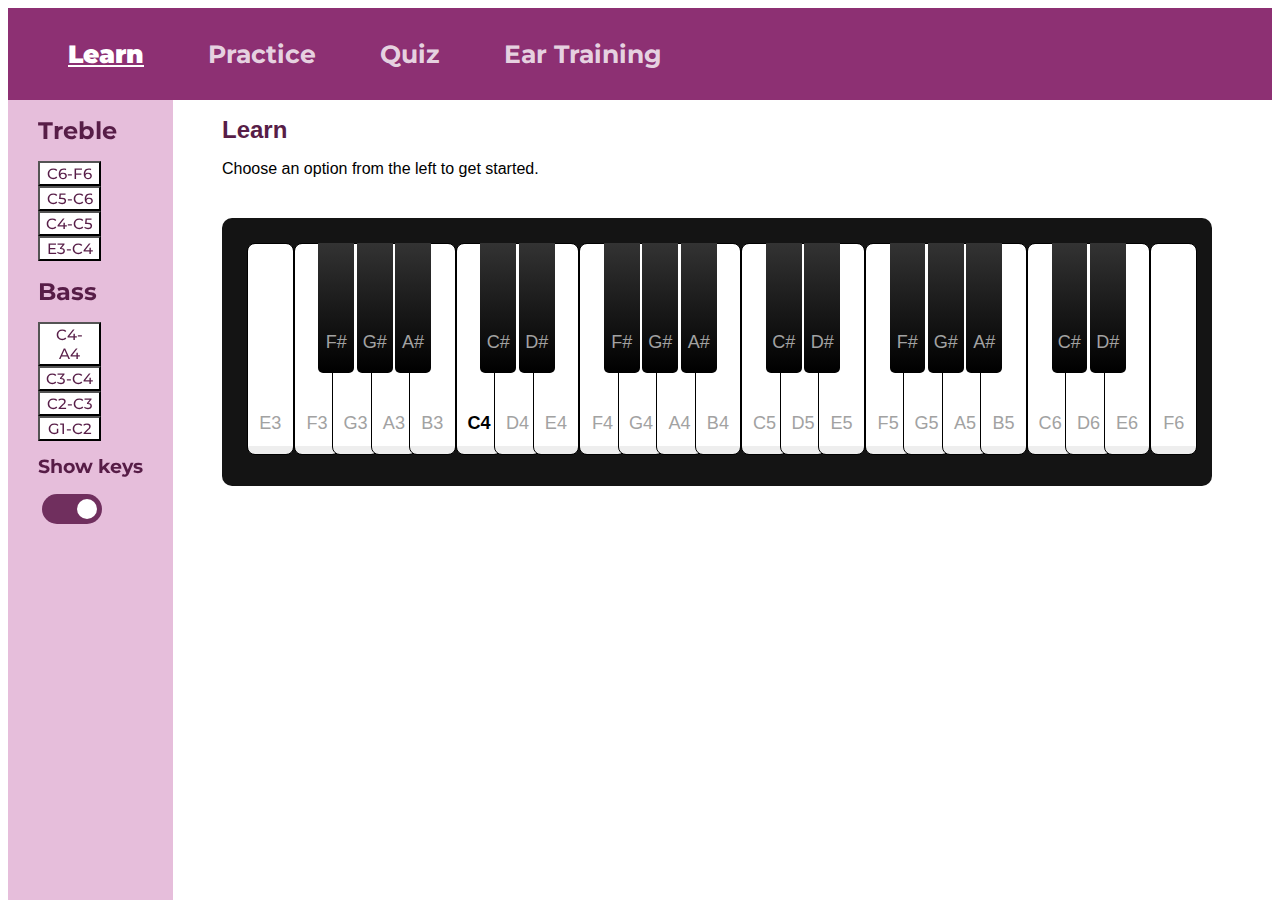
<file: index.html>
<!--
  This page displays a music note and then has the user click on the note on the
  keyboard (the correct note is highlighted green).
-->
<!DOCTYPE html>
<html lang='en'>
  <head>
    <meta charset='utf-8'>
    <title>Sight Reading Practice</title>
    <link rel='stylesheet' href='piano.css'>
    <link href="https://fonts.googleapis.com/css2?family=Montserrat:wght@500&display=swap" rel="stylesheet">
    <script src='piano.js'></script>
    <meta name="viewport" content="width=device-width, initial-scale=1.0">
  </head>
  <body>
    <header>
      <nav>
        <ul class="nav-links">
          <li><a href="index.html" class="current-page">Learn </a></li>
          <li><a href="practice.html">Practice </a></li>
          <li><a href="quiz.html">Quiz </a></li>
          <li><a href="listening.html">Ear Training </a></li>
        </ul>
      </nav>
    </header>
    <section id="settings">
      <h1>Treble</h1>
      <section id="treble-button-group">
        <button type="button" id="option4" class="treble-option">C6-F6</button>
        <button type="button" id="option3" class="treble-option">C5-C6</button>
        <button type="button" id="option2" class="treble-option">C4-C5</button>
        <button type="button" id="option1" class="treble-option">E3-C4</button>
      </section>
      <h1>Bass</h1>
      <section id="bass-button-group">
        <button type="button" id="option8">C4-A4</button>
        <button type="button" id="option7">C3-C4</button>
        <button type="button" id="option6">C2-C3</button>
        <button type="button" id="option5">G1-C2</button>
      </section>
      <div class="column keys-checkbox">
        <h1>Show keys</h1>
        <input type="checkbox" checked>
      </div>
    </section>
    <main>
      <section id="error-message" class="hidden">
        <p>Oh no, something went wrong!</p>
      </section>
      <section id="learn-intro">
        <h1>Learn</h1>
        <p>Choose an option from the left to get started.</p>
      </section>
      <section id="learn-text-image-section">
        <section id="learn-image" class="hidden">
          <!-- To be populated by javascript-->
        </section>
        <section id="learn-text-section">
          <section id="progress-info">
            <div class="container hidden">
              <div class="progress-bar"></div>
            </div>
            <p class="hidden"><span id="num-done">0</span>/<span id="num-total">0</span></p>
          </section>
          <p id="learn-explanation" class="hidden">
            This is <span class="learn-note-name">C4</span>. Click on
            <span class="learn-note-name">C4</span>.
          </p>
          <section id="learn-ending-text">
            <p class="hidden">That's all of the notes in this set!</p>
            <button id="again-btn" class="hidden">Again</button>
          </section>
        </section>
      </section>
      <!--keyboard from https://www.youtube.com/watch?v=Mv1ZYpo8q4g-->
      <div class="keyboard-input">
        <ul class="piano-keys">
          <li id="g1" class="key white bass hidden"><span>g1</span></li>
          <li id="ab1" class="key black bass hidden"><span>g#</span></li>
          <li id="a1" class="key white bass hidden"><span>a1</span></li>
          <li id="bb1" class="key black bass hidden"><span>a#</span></li>
          <li id="b1" class="key white bass hidden"><span>b1</span></li>
          <li id="c2" class="key white bass hidden"><span>c2</span></li>
          <li id="db2" class="key black bass hidden"><span>c#</span></li>
          <li id="d2" class="key white bass hidden"><span>d2</span></li>
          <li id="eb2" class="key black bass hidden"><span>d#</span></li>
          <li id="e2" class="key white bass hidden"><span>e2</span></li>
          <li id="f2" class="key white bass hidden"><span>f2</span></li>
          <li id="gb2" class="key black bass hidden"><span>f#</span></li>
          <li id="g2" class="key white bass hidden"><span>g2</span></li>
          <li id="ab2" class="key black bass hidden"><span>g#</span></li>
          <li id="a2" class="key white bass hidden"><span>a2</span></li>
          <li id="bb2" class="key black bass hidden"><span>a#</span></li>
          <li id="b2" class="key white bass hidden"><span>b2</span></li>
          <li id="c3" class="key white bass hidden"><span>c3</span></li>
          <li id="db3" class="key black bass hidden"><span>c#</span></li>
          <li id="d3" class="key white bass hidden"><span>d3</span></li>
          <li id="eb3" class="key black bass hidden"><span>d#</span></li>
          <li id="e3" class="key white"><span>e3</span></li>
          <li id="f3" class="key white"><span>f3</span></li>
          <li id="gb3" class="key black"><span>f#</span></li>
          <li id="g3" class="key white"><span>g3</span></li>
          <li id="ab3" class="key black"><span>g#</span></li>
          <li id="a3" class="key white"><span>a3</span></li>
          <li id="bb3" class="key black"><span>a#</span></li>
          <li id="b3" class="key white"><span>b3</span></li>
          <li id="c4" class="key white"><span>c4</span></li>
          <li id="db4" class="key black"><span>c#</span></li>
          <li id="d4" class="key white"><span>d4</span></li>
          <li id="eb4" class="key black"><span>d#</span></li>
          <li id="e4" class="key white"><span>e4</span></li>
          <li id="f4" class="key white"><span>f4</span></li>
          <li id="gb4" class="key black"><span>f#</span></li>
          <li id="g4" class="key white"><span>g4</span></li>
          <li id="ab4" class="key black"><span>g#</span></li>
          <li id="a4" class="key white"><span>a4</span></li>
          <li id="bb4" class="key black treble"><span>a#</span></li>
          <li id="b4" class="key white treble"><span>b4</span></li>
          <li id="c5" class="key white treble"><span>c5</span></li>
          <li id="db5" class="key black treble"><span>c#</span></li>
          <li id="d5" class="key white treble"><span>d5</span></li>
          <li id="eb5" class="key black treble"><span>d#</span></li>
          <li id="e5" class="key white treble"><span>e5</span></li>
          <li id="f5" class="key white treble"><span>f5</span></li>
          <li id="gb5" class="key black treble"><span>f#</span></li>
          <li id="g5" class="key white treble"><span>g5</span></li>
          <li id="ab5" class="key black treble"><span>g#</span></li>
          <li id="a5" class="key white treble"><span>a5</span></li>
          <li id="bb5" class="key black treble"><span>a#</span></li>
          <li id="b5" class="key white treble"><span>b5</span></li>
          <li id="c6" class="key white treble"><span>c6</span></li>
          <li id="db6" class="key black treble"><span>c#</span></li>
          <li id="d6" class="key white treble"><span>d6</span></li>
          <li id="eb6" class="key black treble"><span>d#</span></li>
          <li id="e6" class="key white treble"><span>e6</span></li>
          <li id="f6" class="key white treble"><span>f6</span></li>
        </ul>
      </div>
    </main>
  </body>
</html>
</file>
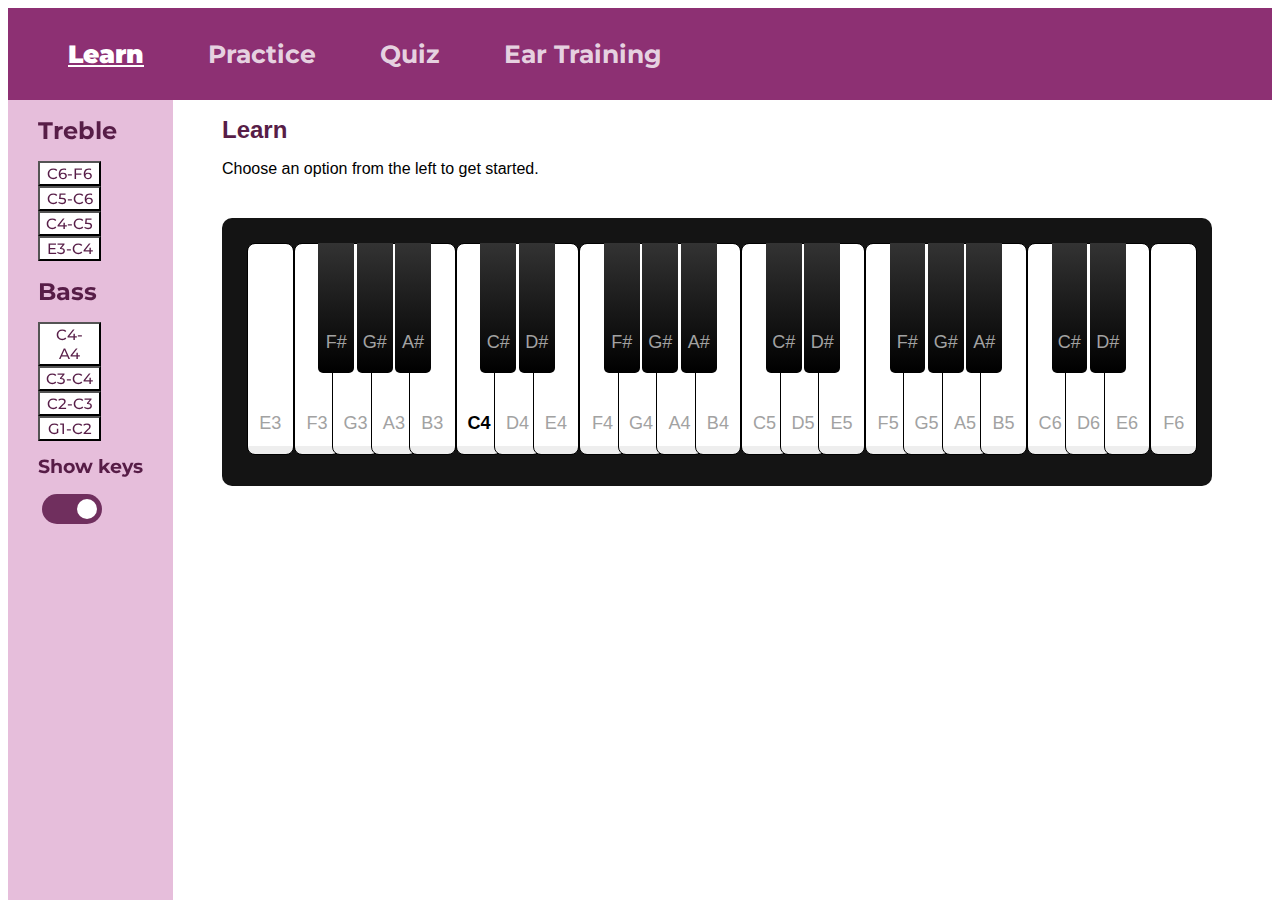
<file: piano.html>
<!--
  This page displays a music note and then has the user click on the note on the
  keyboard (the correct note is highlighted green).
-->
<!DOCTYPE html>
<html lang='en'>
  <head>
    <meta charset='utf-8'>
    <title>Sight Reading Practice</title>
    <link rel='stylesheet' href='piano.css'>
    <link href="https://fonts.googleapis.com/css2?family=Montserrat:wght@500&display=swap" rel="stylesheet">
    <script src='piano.js'></script>
    <meta name="viewport" content="width=device-width, initial-scale=1.0">
  </head>
  <body>
    <header>
      <nav>
        <ul class="nav-links">
          <li><a href="piano.html" class="current-page">Learn </a></li>
          <li><a href="practice.html">Practice </a></li>
          <li><a href="quiz.html">Quiz </a></li>
          <li><a href="listening.html">Ear Training </a></li>
        </ul>
      </nav>
    </header>
    <section id="settings">
      <h1>Treble</h1>
      <section id="treble-button-group">
        <button type="button" id="option4" class="treble-option">C6-F6</button>
        <button type="button" id="option3" class="treble-option">C5-C6</button>
        <button type="button" id="option2" class="treble-option">C4-C5</button>
        <button type="button" id="option1" class="treble-option">E3-C4</button>
      </section>
      <h1>Bass</h1>
      <section id="bass-button-group">
        <button type="button" id="option8">C4-A4</button>
        <button type="button" id="option7">C3-C4</button>
        <button type="button" id="option6">C2-C3</button>
        <button type="button" id="option5">G1-C2</button>
      </section>
      <div class="column keys-checkbox">
        <h1>Show keys</h1>
        <input type="checkbox" checked>
      </div>
    </section>
    <main>
      <section id="error-message" class="hidden">
        <p>Oh no, something went wrong!</p>
      </section>
      <section id="learn-intro">
        <h1>Learn</h1>
        <p>Choose an option from the left to get started.</p>
      </section>
      <section id="learn-text-image-section">
        <section id="learn-image" class="hidden">
          <!-- To be populated by javascript-->
        </section>
        <section id="learn-text-section">
          <section id="progress-info">
            <div class="container hidden">
              <div class="progress-bar"></div>
            </div>
            <p class="hidden"><span id="num-done">0</span>/<span id="num-total">0</span></p>
          </section>
          <p id="learn-explanation" class="hidden">
            This is <span class="learn-note-name">C4</span>. Click on
            <span class="learn-note-name">C4</span>.
          </p>
          <section id="learn-ending-text">
            <p class="hidden">That's all of the notes in this set!</p>
            <button id="again-btn" class="hidden">Again</button>
          </section>
        </section>
      </section>
      <!--keyboard from https://www.youtube.com/watch?v=Mv1ZYpo8q4g-->
      <div class="keyboard-input">
        <ul class="piano-keys">
          <li id="g1" class="key white bass hidden"><span>g1</span></li>
          <li id="ab1" class="key black bass hidden"><span>g#</span></li>
          <li id="a1" class="key white bass hidden"><span>a1</span></li>
          <li id="bb1" class="key black bass hidden"><span>a#</span></li>
          <li id="b1" class="key white bass hidden"><span>b1</span></li>
          <li id="c2" class="key white bass hidden"><span>c2</span></li>
          <li id="db2" class="key black bass hidden"><span>c#</span></li>
          <li id="d2" class="key white bass hidden"><span>d2</span></li>
          <li id="eb2" class="key black bass hidden"><span>d#</span></li>
          <li id="e2" class="key white bass hidden"><span>e2</span></li>
          <li id="f2" class="key white bass hidden"><span>f2</span></li>
          <li id="gb2" class="key black bass hidden"><span>f#</span></li>
          <li id="g2" class="key white bass hidden"><span>g2</span></li>
          <li id="ab2" class="key black bass hidden"><span>g#</span></li>
          <li id="a2" class="key white bass hidden"><span>a2</span></li>
          <li id="bb2" class="key black bass hidden"><span>a#</span></li>
          <li id="b2" class="key white bass hidden"><span>b2</span></li>
          <li id="c3" class="key white bass hidden"><span>c3</span></li>
          <li id="db3" class="key black bass hidden"><span>c#</span></li>
          <li id="d3" class="key white bass hidden"><span>d3</span></li>
          <li id="eb3" class="key black bass hidden"><span>d#</span></li>
          <li id="e3" class="key white"><span>e3</span></li>
          <li id="f3" class="key white"><span>f3</span></li>
          <li id="gb3" class="key black"><span>f#</span></li>
          <li id="g3" class="key white"><span>g3</span></li>
          <li id="ab3" class="key black"><span>g#</span></li>
          <li id="a3" class="key white"><span>a3</span></li>
          <li id="bb3" class="key black"><span>a#</span></li>
          <li id="b3" class="key white"><span>b3</span></li>
          <li id="c4" class="key white"><span>c4</span></li>
          <li id="db4" class="key black"><span>c#</span></li>
          <li id="d4" class="key white"><span>d4</span></li>
          <li id="eb4" class="key black"><span>d#</span></li>
          <li id="e4" class="key white"><span>e4</span></li>
          <li id="f4" class="key white"><span>f4</span></li>
          <li id="gb4" class="key black"><span>f#</span></li>
          <li id="g4" class="key white"><span>g4</span></li>
          <li id="ab4" class="key black"><span>g#</span></li>
          <li id="a4" class="key white"><span>a4</span></li>
          <li id="bb4" class="key black treble"><span>a#</span></li>
          <li id="b4" class="key white treble"><span>b4</span></li>
          <li id="c5" class="key white treble"><span>c5</span></li>
          <li id="db5" class="key black treble"><span>c#</span></li>
          <li id="d5" class="key white treble"><span>d5</span></li>
          <li id="eb5" class="key black treble"><span>d#</span></li>
          <li id="e5" class="key white treble"><span>e5</span></li>
          <li id="f5" class="key white treble"><span>f5</span></li>
          <li id="gb5" class="key black treble"><span>f#</span></li>
          <li id="g5" class="key white treble"><span>g5</span></li>
          <li id="ab5" class="key black treble"><span>g#</span></li>
          <li id="a5" class="key white treble"><span>a5</span></li>
          <li id="bb5" class="key black treble"><span>a#</span></li>
          <li id="b5" class="key white treble"><span>b5</span></li>
          <li id="c6" class="key white treble"><span>c6</span></li>
          <li id="db6" class="key black treble"><span>c#</span></li>
          <li id="d6" class="key white treble"><span>d6</span></li>
          <li id="eb6" class="key black treble"><span>d#</span></li>
          <li id="e6" class="key white treble"><span>e6</span></li>
          <li id="f6" class="key white treble"><span>f6</span></li>
        </ul>
      </div>
    </main>
  </body>
</html>
</file>
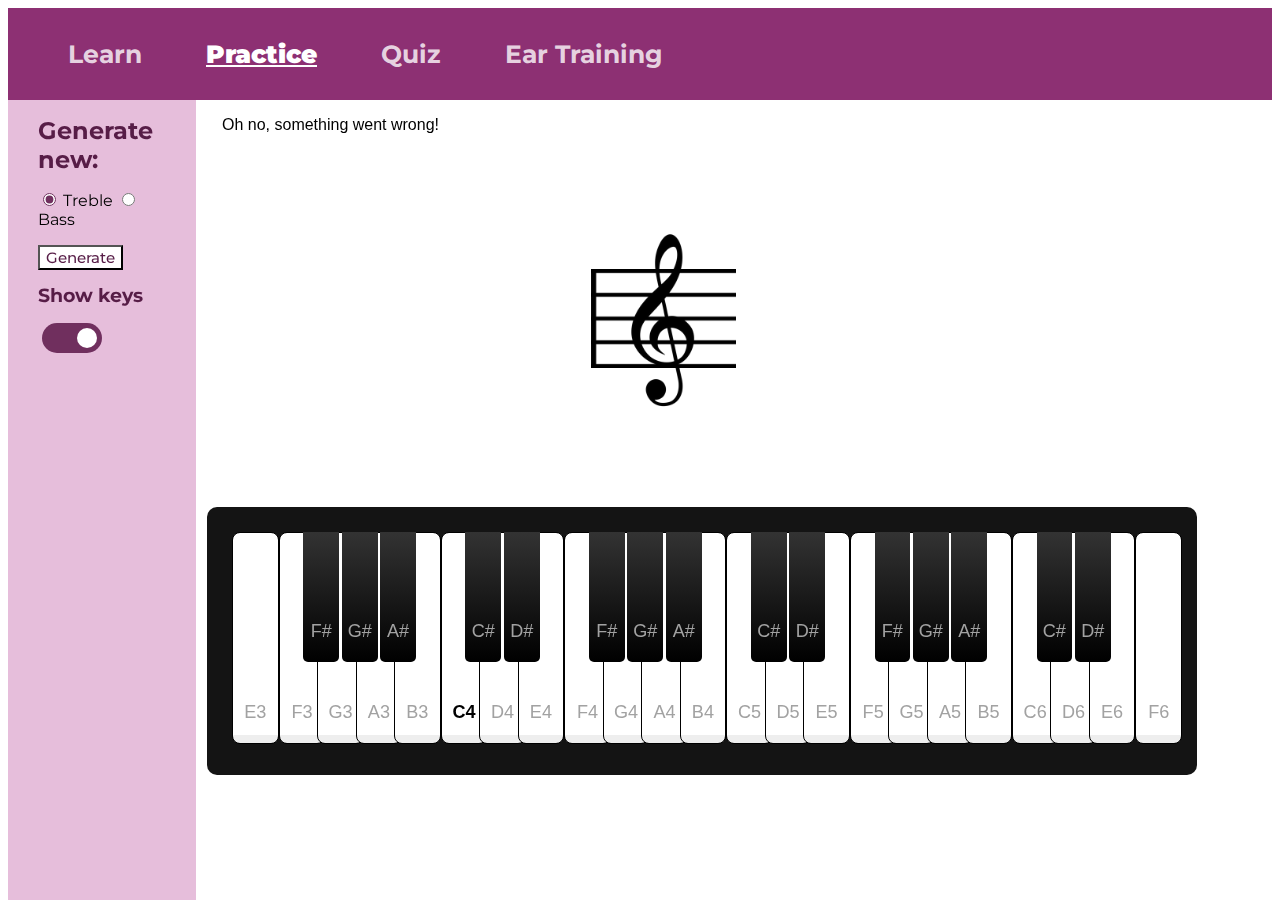
<file: practice.html>
<!--
  This page generates a line of music that the use must sight-read and play on the
  page's keyboard.
-->
<!DOCTYPE html>
<html lang='en'>
  <head>
    <meta charset='utf-8'>
    <title>Sight Reading Practice</title>
    <link rel='stylesheet' href='piano.css'>
    <link href="https://fonts.googleapis.com/css2?family=Montserrat:wght@500&display=swap" rel="stylesheet">
    <script src='practice.js'></script>
    <meta name="viewport" content="width=device-width, initial-scale=1.0">
  </head>
  <body>
    <header>
      <nav>
        <ul class="nav-links">
          <li><a href="index.html">Learn </a></li>
          <li><a href="practice.html" class="current-page">Practice </a></li>
          <li><a href="quiz.html">Quiz </a></li>
          <li><a href="listening.html">Ear Training </a></li>
        </ul>
      </nav>
    </header>
    <section id="sight-reading-selection-view">
      <article>
        <h1>Generate new:</h1>
        <p>
          <label><input type="radio" name="diff" value="treble" checked> Treble</label>
          <label><input type="radio" name="diff" value="bass"> Bass</label>
        </p>
        <button id="start-btn">Generate</button>
      </article>
      <div class="column keys-checkbox">
        <h1>Show keys</h1>
        <input type="checkbox" checked>
      </div>
    </section>
    <main>
      <section id="error-message" class="hidden">
        <p>Oh no, something went wrong!</p>
      </section>
      <section id="practice-view" class="hidden">
        <section id="loading">
          <!-- Loading square for squar.red network -->
          <span class="loader"><span class="loader-inner"></span></span>
          <p>Waiting for images to load.</p>
          <p>This may take a few minutes.</p>
        </section>
        <section id="practice-question-section">
          <section id="quiz-image" class="hidden">
            <!-- To be populated by javascript-->
          </section>
        </section>
        <div class="keyboard-input hidden">
          <!--keyboard from https://www.youtube.com/watch?v=Mv1ZYpo8q4g-->
          <ul class="piano-keys">
            <li id="g1" class="key white bass hidden"><span>g1</span></li>
            <li id="ab1" class="key black bass hidden"><span>g#</span></li>
            <li id="a1" class="key white bass hidden"><span>a1</span></li>
            <li id="bb1" class="key black bass hidden"><span>a#</span></li>
            <li id="b1" class="key white bass hidden"><span>b1</span></li>
            <li id="c2" class="key white bass hidden"><span>c2</span></li>
            <li id="db2" class="key black bass hidden"><span>c#</span></li>
            <li id="d2" class="key white bass hidden"><span>d2</span></li>
            <li id="eb2" class="key black bass hidden"><span>d#</span></li>
            <li id="e2" class="key white bass hidden"><span>e2</span></li>
            <li id="f2" class="key white bass hidden"><span>f2</span></li>
            <li id="gb2" class="key black bass hidden"><span>f#</span></li>
            <li id="g2" class="key white bass hidden"><span>g2</span></li>
            <li id="ab2" class="key black bass hidden"><span>g#</span></li>
            <li id="a2" class="key white bass hidden"><span>a2</span></li>
            <li id="bb2" class="key black bass hidden"><span>a#</span></li>
            <li id="b2" class="key white bass hidden"><span>b2</span></li>
            <li id="c3" class="key white bass hidden"><span>c3</span></li>
            <li id="db3" class="key black bass hidden"><span>c#</span></li>
            <li id="d3" class="key white bass hidden"><span>d3</span></li>
            <li id="eb3" class="key black bass hidden"><span>d#</span></li>
            <li id="e3" class="key white"><span>e3</span></li>
            <li id="f3" class="key white"><span>f3</span></li>
            <li id="gb3" class="key black"><span>f#</span></li>
            <li id="g3" class="key white"><span>g3</span></li>
            <li id="ab3" class="key black"><span>g#</span></li>
            <li id="a3" class="key white"><span>a3</span></li>
            <li id="bb3" class="key black"><span>a#</span></li>
            <li id="b3" class="key white"><span>b3</span></li>
            <li id="c4" class="key white"><span>c4</span></li>
            <li id="db4" class="key black"><span>c#</span></li>
            <li id="d4" class="key white"><span>d4</span></li>
            <li id="eb4" class="key black"><span>d#</span></li>
            <li id="e4" class="key white"><span>e4</span></li>
            <li id="f4" class="key white"><span>f4</span></li>
            <li id="gb4" class="key black"><span>f#</span></li>
            <li id="g4" class="key white"><span>g4</span></li>
            <li id="ab4" class="key black"><span>g#</span></li>
            <li id="a4" class="key white"><span>a4</span></li>
            <li id="bb4" class="key black treble"><span>a#</span></li>
            <li id="b4" class="key white treble"><span>b4</span></li>
            <li id="c5" class="key white treble"><span>c5</span></li>
            <li id="db5" class="key black treble"><span>c#</span></li>
            <li id="d5" class="key white treble"><span>d5</span></li>
            <li id="eb5" class="key black treble"><span>d#</span></li>
            <li id="e5" class="key white treble"><span>e5</span></li>
            <li id="f5" class="key white treble"><span>f5</span></li>
            <li id="gb5" class="key black treble"><span>f#</span></li>
            <li id="g5" class="key white treble"><span>g5</span></li>
            <li id="ab5" class="key black treble"><span>g#</span></li>
            <li id="a5" class="key white treble"><span>a5</span></li>
            <li id="bb5" class="key black treble"><span>a#</span></li>
            <li id="b5" class="key white treble"><span>b5</span></li>
            <li id="c6" class="key white treble"><span>c6</span></li>
            <li id="db6" class="key black treble"><span>c#</span></li>
            <li id="d6" class="key white treble"><span>d6</span></li>
            <li id="eb6" class="key black treble"><span>d#</span></li>
            <li id="e6" class="key white treble"><span>e6</span></li>
            <li id="f6" class="key white treble"><span>f6</span></li>
          </ul>
        </div>
        <section id="practice-stats" class="hidden">
          <h1>Some Stats:</h1>
          <p>Number of wrong answers: <span id="num-wrong-practice">0</span></p>
          <p>Time taken: <span id="time-taken">0</span> seconds</p>
          <!-- <button id="return-btn">Go again</button> -->
        </section>
      </section>
    </main>
  </body>
</html>
</file>
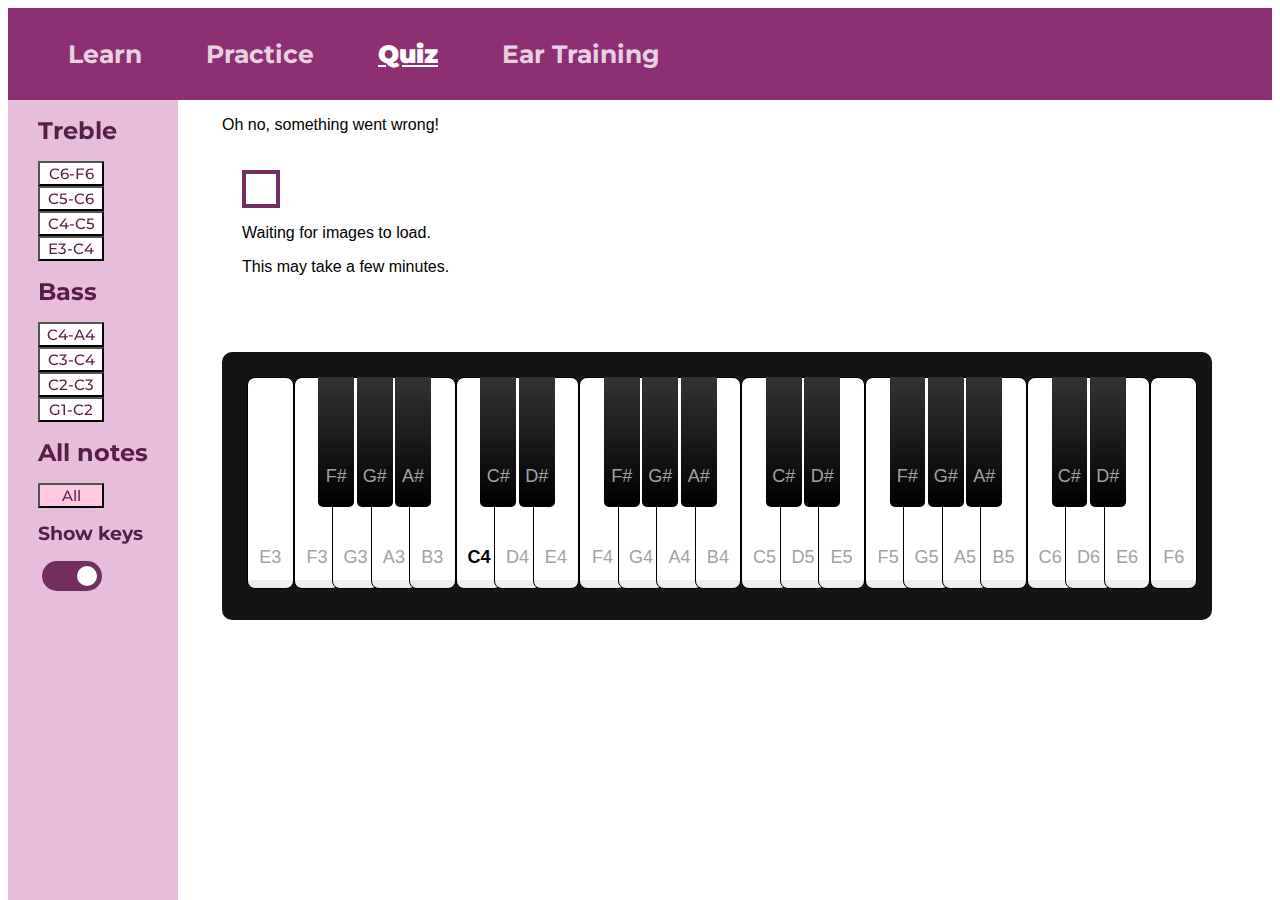
<file: quiz.html>
<!--
  This page has a music note quiz where a music note is displayed and the
  user must play the corresponding key on the page's keyboard.
-->
<!DOCTYPE html>
<html lang='en'>
  <head>
    <meta charset='utf-8'>
    <title>Sight Reading Quiz</title>
    <link rel='stylesheet' href='piano.css'>
    <link href="https://fonts.googleapis.com/css2?family=Montserrat:wght@500&display=swap" rel="stylesheet">
    <meta name="viewport" content="width=device-width, initial-scale=1.0">
    <script src='quiz.js'></script>
  </head>
  <body>
    <header>
      <nav>
        <ul class="nav-links">
          <li><a href="index.html">Learn </a></li>
          <li><a href="practice.html">Practice </a></li>
          <li><a href="quiz.html" class="current-page">Quiz </a></li>
          <li><a href="listening.html">Ear Training </a></li>
        </ul>
      </nav>
    </header>
    <section id="settings">
      <h1>Treble</h1>
      <section id="treble-button-group">
        <button type="button" id="option4" class="treble-option">C6-F6</button>
        <button type="button" id="option3" class="treble-option">C5-C6</button>
        <button type="button" id="option2" class="treble-option">C4-C5</button>
        <button type="button" id="option1" class="treble-option">E3-C4</button>
      </section>
      <h1>Bass</h1>
      <section id="bass-button-group">
        <button type="button" id="option8">C4-A4</button>
        <button type="button" id="option7">C3-C4</button>
        <button type="button" id="option6">C2-C3</button>
        <button type="button" id="option5">G1-C2</button>
      </section>
      <h1>All notes</h1>
      <button type="button" id="all" class="current-choice">All</button>
      <div class="column keys-checkbox">
        <h1>Show keys</h1>
        <input type="checkbox" checked>
      </div>
    </section>
    <main>
      <section id="error-message" class="hidden">
        <p>Oh no, something went wrong!</p>
      </section>
      <section id="quiz-view" class="hidden">
        <section id="loading">
          <!-- Loading square for squar.red network -->
          <span class="loader"><span class="loader-inner"></span></span>
          <p>Waiting for images to load.</p>
          <p>This may take a few minutes.</p>
        </section>
        <section id="question-section">
          <section id="quiz-image">
            <!-- To be populated by javascript-->
          </section>
          <section id="correct-view">
            <img class="hidden" src="img/checkmark.png" alt="green checkmark">
            <section>
              <p class="hidden">Attempts: <span id="quiz-attempts">0</span>.</p>
              <p class="hidden">Next question in <span id="countdown">5</span> <span id="word-seconds">seconds.</span></p>
              <button id="next-btn" class="hidden">Next</button>
            </section>
          </section>
        </section>
        <div class="keyboard-input">
          <!--keyboard from https://www.youtube.com/watch?v=Mv1ZYpo8q4g-->
          <ul class="piano-keys">
            <li id="g1" class="key white bass hidden"><span>g1</span></li>
            <li id="ab1" class="key black bass hidden"><span>g#</span></li>
            <li id="a1" class="key white bass hidden"><span>a1</span></li>
            <li id="bb1" class="key black bass hidden"><span>a#</span></li>
            <li id="b1" class="key white bass hidden"><span>b1</span></li>
            <li id="c2" class="key white bass hidden"><span>c2</span></li>
            <li id="db2" class="key black bass hidden"><span>c#</span></li>
            <li id="d2" class="key white bass hidden"><span>d2</span></li>
            <li id="eb2" class="key black bass hidden"><span>d#</span></li>
            <li id="e2" class="key white bass hidden"><span>e2</span></li>
            <li id="f2" class="key white bass hidden"><span>f2</span></li>
            <li id="gb2" class="key black bass hidden"><span>f#</span></li>
            <li id="g2" class="key white bass hidden"><span>g2</span></li>
            <li id="ab2" class="key black bass hidden"><span>g#</span></li>
            <li id="a2" class="key white bass hidden"><span>a2</span></li>
            <li id="bb2" class="key black bass hidden"><span>a#</span></li>
            <li id="b2" class="key white bass hidden"><span>b2</span></li>
            <li id="c3" class="key white bass hidden"><span>c3</span></li>
            <li id="db3" class="key black bass hidden"><span>c#</span></li>
            <li id="d3" class="key white bass hidden"><span>d3</span></li>
            <li id="eb3" class="key black bass hidden"><span>d#</span></li>
            <li id="e3" class="key white"><span>e3</span></li>
            <li id="f3" class="key white"><span>f3</span></li>
            <li id="gb3" class="key black"><span>f#</span></li>
            <li id="g3" class="key white"><span>g3</span></li>
            <li id="ab3" class="key black"><span>g#</span></li>
            <li id="a3" class="key white"><span>a3</span></li>
            <li id="bb3" class="key black"><span>a#</span></li>
            <li id="b3" class="key white"><span>b3</span></li>
            <li id="c4" class="key white"><span>c4</span></li>
            <li id="db4" class="key black"><span>c#</span></li>
            <li id="d4" class="key white"><span>d4</span></li>
            <li id="eb4" class="key black"><span>d#</span></li>
            <li id="e4" class="key white"><span>e4</span></li>
            <li id="f4" class="key white"><span>f4</span></li>
            <li id="gb4" class="key black"><span>f#</span></li>
            <li id="g4" class="key white"><span>g4</span></li>
            <li id="ab4" class="key black"><span>g#</span></li>
            <li id="a4" class="key white"><span>a4</span></li>
            <li id="bb4" class="key black treble"><span>a#</span></li>
            <li id="b4" class="key white treble"><span>b4</span></li>
            <li id="c5" class="key white treble"><span>c5</span></li>
            <li id="db5" class="key black treble"><span>c#</span></li>
            <li id="d5" class="key white treble"><span>d5</span></li>
            <li id="eb5" class="key black treble"><span>d#</span></li>
            <li id="e5" class="key white treble"><span>e5</span></li>
            <li id="f5" class="key white treble"><span>f5</span></li>
            <li id="gb5" class="key black treble"><span>f#</span></li>
            <li id="g5" class="key white treble"><span>g5</span></li>
            <li id="ab5" class="key black treble"><span>g#</span></li>
            <li id="a5" class="key white treble"><span>a5</span></li>
            <li id="bb5" class="key black treble"><span>a#</span></li>
            <li id="b5" class="key white treble"><span>b5</span></li>
            <li id="c6" class="key white treble"><span>c6</span></li>
            <li id="db6" class="key black treble"><span>c#</span></li>
            <li id="d6" class="key white treble"><span>d6</span></li>
            <li id="eb6" class="key black treble"><span>d#</span></li>
            <li id="e6" class="key white treble"><span>e6</span></li>
            <li id="f6" class="key white treble"><span>f6</span></li>
          </ul>
        </div>
    </main>
  </body>
</html>
</file>
<file: piano.css>
/*
  Styles the piano keys and the sidebars. Displays music notes in a row.
*/

body {
  font-family: "Montserrat", sans-serif;
}

h1 {
  color: #571d47;
  font-size: 1.5em;
}

main {
  position: absolute;
  left: 15%;
  width: 75%;
  padding-left: 30px;
}

ul {
  padding-left: 10px;
}

header {
  display: flex;
  justify-content: space-between;
  align-items: center;
  padding: 10px 10%;
}

button {
  color: #571d47;
  background-color: #ffffff;
  font-size: 15px;
}

.out {
  opacity: 90%;
}

.container {
  height: 20px;
  width: 30vw;
  background-color: #ccc;
  position: relative;
  border-radius: 5px;
}

.progress-bar {
  position: absolute;
  height: 100%;
  background-color: #702f5e;
  border-radius: 5px;
}

.nav-links {
  list-style: none;
}

.nav-links li {
  display: inline-block;
  padding: 0px 20px;
}

.nav-links li a {
  transition: all 0.3s ease 0s;
  font-size: 25px;
  padding: 10px;
}

.nav-links li a:not(.current-page) {
  color: #ffffffcc;
  font-weight: bold;
}

.nav-links li a:hover {
  transition: all 0.3s ease 0s;
  background-color: #421234;
}

.nav-links li, a, button {
  font-family: "Montserrat", sans-serif;
  font-weight: 500;
  text-decoration: none;
}

input[type="radio"]:checked {
  accent-color: #702f5e;
}

#settings, #sight-reading-selection-view {
  display: flex;
  flex-direction: column;
  justify-content: flex-start;
  height: 100%;
  max-width: 10%;
  position: fixed;
  padding: 0px 30px;
  background-color: #dca3ccb4;
}

#ear-training-prompts {
  padding: 20px;
  margin: 10px;
}

#play-sound-btn {
  background: #702f5e;
  color: #fff;
  font-size: 50px;
  width: 90px;
  height: 90px;
  text-align: center;
  margin: auto;
  border-radius: 50%;
}

#play-sound-btn:hover {
  background: #a53f88;
  color: #fffffff3;
}

#play-sound-btn:active {
  width: 85px;
  height: 85px;
}

#play-sound-btn i {
  line-height: 90px;
  margin-left: 9px;
}

#practice-question-section {
  margin: 20px;
}

#next-btn {
  width: 50px;
}

#progress-info {
  display: flex;
  align-items: center;
  justify-content: space-evenly;
}

#practice-view {
  padding-bottom: 10px;
  display: flex;
  flex-direction: column;
  align-items: center;
}

#quiz-view {
  display: flex;
  justify-content: center;
  flex-direction: column;
}

#quiz-image, #learn-image {
  display: flex;
  padding-right: 6vw;
  padding-bottom: 20px;
}

#treble-button-group button, #bass-button-group button, #all {
  width: 60%;
}

#question-section, #learn-text-image-section, #practice-question-section {
  display: flex;
  align-items: center;
  margin-top: 20px;
  justify-content: space-evenly;
}

#practice-stats {
  align-self: flex-start;
}

#correct-view {
  display: flex;
  align-items: center;
  flex: 1;
  padding-left: 30px;
}

.current-page {
  color: #fff;
  font-weight: 900;
  text-decoration: underline;
}

.current-choice, button:hover {
  background-color: #ffcae1;
}

.hidden {
  display: none;
}

.invisible {
  visibility: hidden;
}

.keyboard-input {
  width: 100%;
  border-radius: 10px;
  padding: 15px 15px;
  background: #141414;
}

.checkmark {
  position: absolute;
  bottom: 0;
  right: 0;
  height: 20%;
}

.piano-keys {
  display: flex;
  margin-top: 10px;
}

.piano-keys .key {
  list-style: none;
  color: #a2a2a2;
  text-transform: uppercase;
  cursor: pointer;
  position: relative;
  user-select: none;
}

.gray-out {
  background: linear-gradient(#dbdbdb 96%, #cbcbcb 4%);
}

.piano-keys .white:not(.gray-out)  {
  background: linear-gradient(#fff 96%, #eee 4%);
}

.piano-keys .white {
  width: 50px;
  height: 210px;
  border-radius: 8px;
  border: 1px solid #000;
}

.piano-keys .white.wrong {
  box-shadow: inset -5px 5px 20px rgba(0, 0, 0, 0.2);
  background: linear-gradient(to bottom, #e7a6a6 0%, #eb5a5a 100%);
}

.piano-keys .white.correct {
  box-shadow: inset -5px 5px 20px rgba(0, 0, 0, 0.2);
  background: linear-gradient(to bottom, #bbf0d1 0%, #8ff5b9 100%);
}

.piano-keys .black {
  width: 40px;
  height: 130px;
  z-index: 2;
  margin: 0 -22px 0 -22px;
  border-radius: 0 0 5px 5px;
  background: linear-gradient(#333, #000);
}

.piano-keys .black:active {
  box-shadow: inset -5px 5px 10px rgba(255, 255, 255, 0.1);
  background: linear-gradient(to bottom, #3b0707 0%, #7d1a1a 100%);
}

.piano-keys span {
  position: absolute;
  bottom: 20px;
  width: 100%;
  text-align: center;
  font-size: 1.13rem;
}

.keys-checkbox input {
  width: 60px;
  height: 30px;
  cursor: pointer;
  border-radius: 30px;
  appearance: none;
  background: #702f5e;
  position: relative;
}

.keys-checkbox input::before {
  content: "";
  position: absolute;
  background:  #cc8bb9;
  width: 20px;
  height: 20px;
  border-radius: inherit;
  top: 50%;
  left: 5px;
  transform: translateY(-50%);
  transition: all 0.3s ease;
}

.keys-checkbox input:checked::before {
  left: 35px;
  background: #fff;
}

body > header {
  background-color: #8d3073;
  position: sticky;
  top: 0;
  height: 8vh;
  display: flex;
  padding-left: 20px;
}

#c4 span {
  font-weight: bolder;
  color: black;
}

main, .button {
  font-family: 'Roboto', sans-serif;
}

#quiz-image div {
  position: relative;
  display: inline;
}

#treble-button-group, #bass-button-group {
  display: grid;
}

#quiz-view .note-image, #learn-image .note-image{
  height: 40vh;
}

#practice-view .note-image {
  height: 33vh;
}

#correct-view img {
  height: 15vh;
  width: 15vh;
  padding-right: 20px;
}

#learn-text-section p {
  padding: 10px;
}

#learn-text-section button {
  margin: 10px;
}

#correct-view p, #learn-text-section p {
  font-size: large;
}

#ear-training-prompts > section {
  display: flex;
  align-items: center;
}

.keys-checkbox h1 {
  font-size: 1.2em;
}

#loading {
  padding: 10px;
  margin: 10px;
}

.loader {
  display: inline-block;
  width: 30px;
  height: 30px;
  position: relative;
  border: 4px solid #702f5e;
  top: 50%;
  animation: loader 2s infinite ease;
}

.loader-inner {
  vertical-align: top;
  display: inline-block;
  width: 100%;
  background-color: #702f5e;
  animation: loader-inner 2s infinite ease-in;
}

@keyframes loader {
  0% {
    transform: rotate(0deg);
  }

  25% {
    transform: rotate(180deg);
  }

  50% {
    transform: rotate(180deg);
  }

  75% {
    transform: rotate(360deg);
  }

  100% {
    transform: rotate(360deg);
  }
}

@keyframes loader-inner {
  0% {
    height: 0%;
  }

  25% {
    height: 0%;
  }

  50% {
    height: 100%;
  }

  75% {
    height: 100%;
  }

  100% {
    height: 0%;
  }
}
</file>
